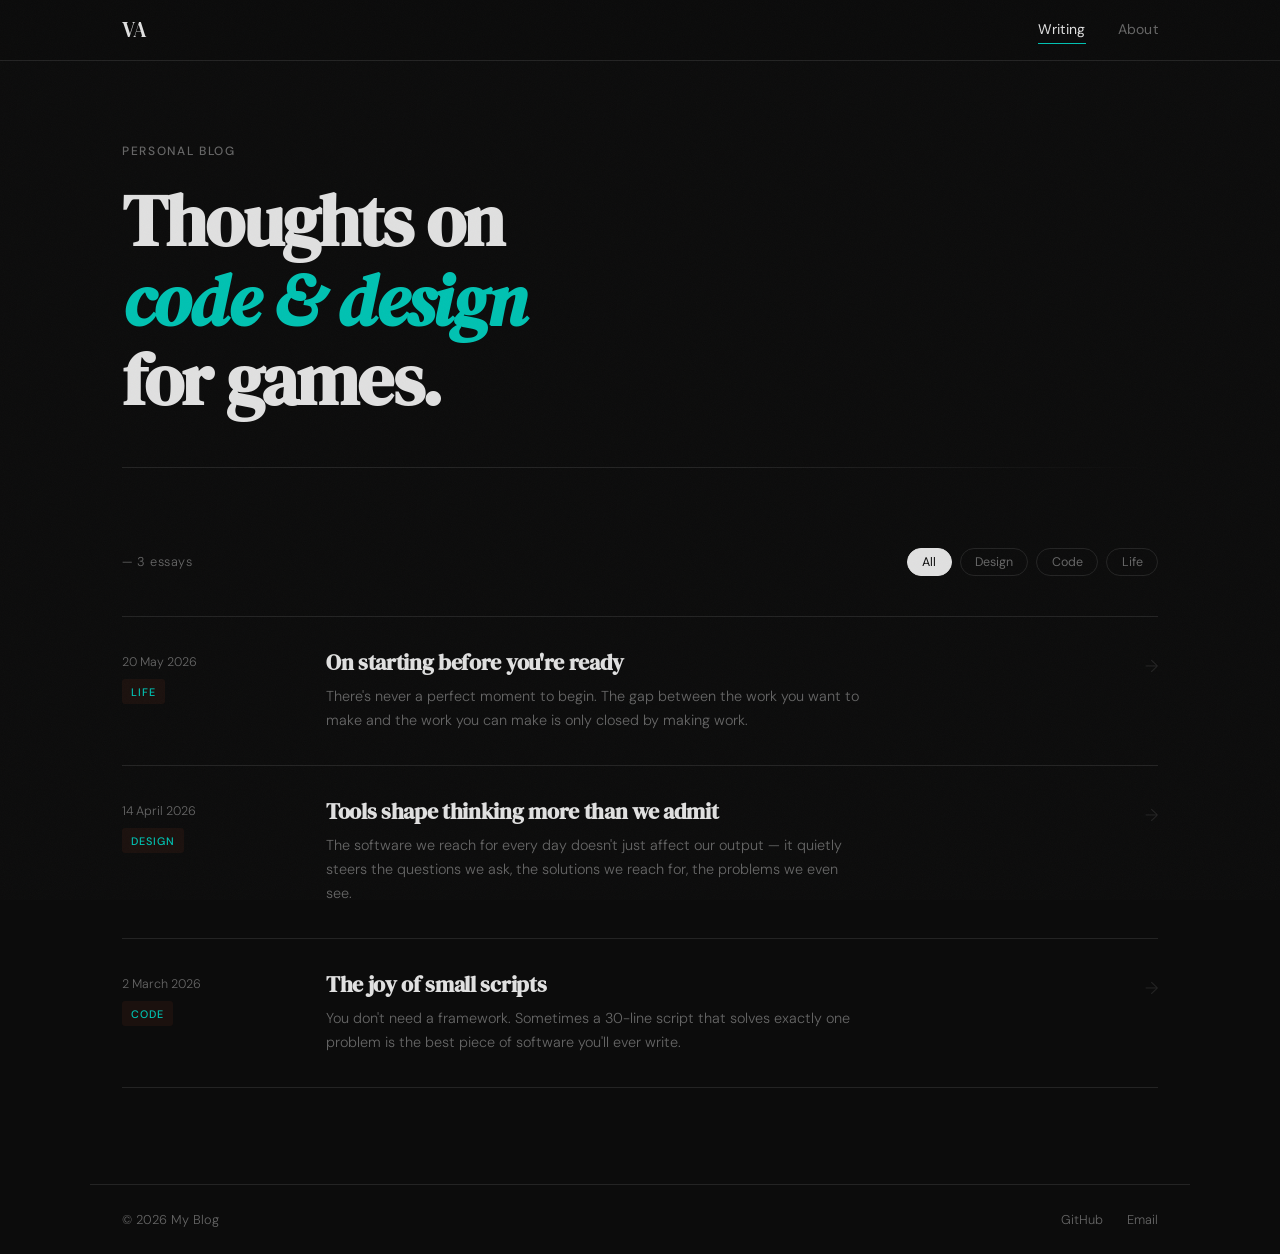
<file: index.html>
<!DOCTYPE html>
<html lang="en">
<head>
  <meta charset="UTF-8" />
  <meta name="viewport" content="width=device-width, initial-scale=1.0" />
  <title>The Blog</title>
  <link rel="preconnect" href="https://fonts.googleapis.com" />
  <link rel="preconnect" href="https://fonts.gstatic.com" crossorigin />
  <link href="https://fonts.googleapis.com/css2?family=DM+Serif+Display:ital@0;1&family=DM+Sans:ital,opsz,wght@0,9..40,300;0,9..40,400;0,9..40,500;1,9..40,300&display=swap" rel="stylesheet" />
  <link rel="stylesheet" href="assets/css/style.css" />
</head>
<body>

  <div class="noise"></div>

  <header class="site-header">
    <nav class="nav">
      <a href="index.html" class="nav-logo">VA</a>
      <div class="nav-links">
        <a href="index.html" class="active">Writing</a>
        <a href="about.html">About</a>
      </div>
    </nav>
  </header>

  <main>
    <section class="hero">
      <div class="hero-label">Personal blog</div>
      <h1 class="hero-title">Thoughts on<br /><em>code & design</em><br /> for games.</h1>
      <div class="hero-line"></div>
    </section>

    <section class="posts-section">
      <div class="posts-header">
        <span class="posts-count" id="posts-count">— 3 essays</span>
        <div class="filter-tags">
          <button class="tag active" data-tag="all">All</button>
          <button class="tag" data-tag="design">Design</button>
          <button class="tag" data-tag="code">Code</button>
          <button class="tag" data-tag="life">Life</button>
        </div>
      </div>

      <div class="posts-list" id="posts-list">
        <!-- Posts injected by JS -->
      </div>
    </section>
  </main>

  <footer class="site-footer">
    <span>© 2026 My Blog</span>
    <div class="footer-links">
      <a href="https://github.com/yourusername" target="_blank">GitHub</a>
      <a href="mailto:you@email.com">Email</a>
    </div>
  </footer>

  <script src="assets/js/posts.js"></script>
  <script src="assets/js/main.js"></script>
</body>
</html>
</file>
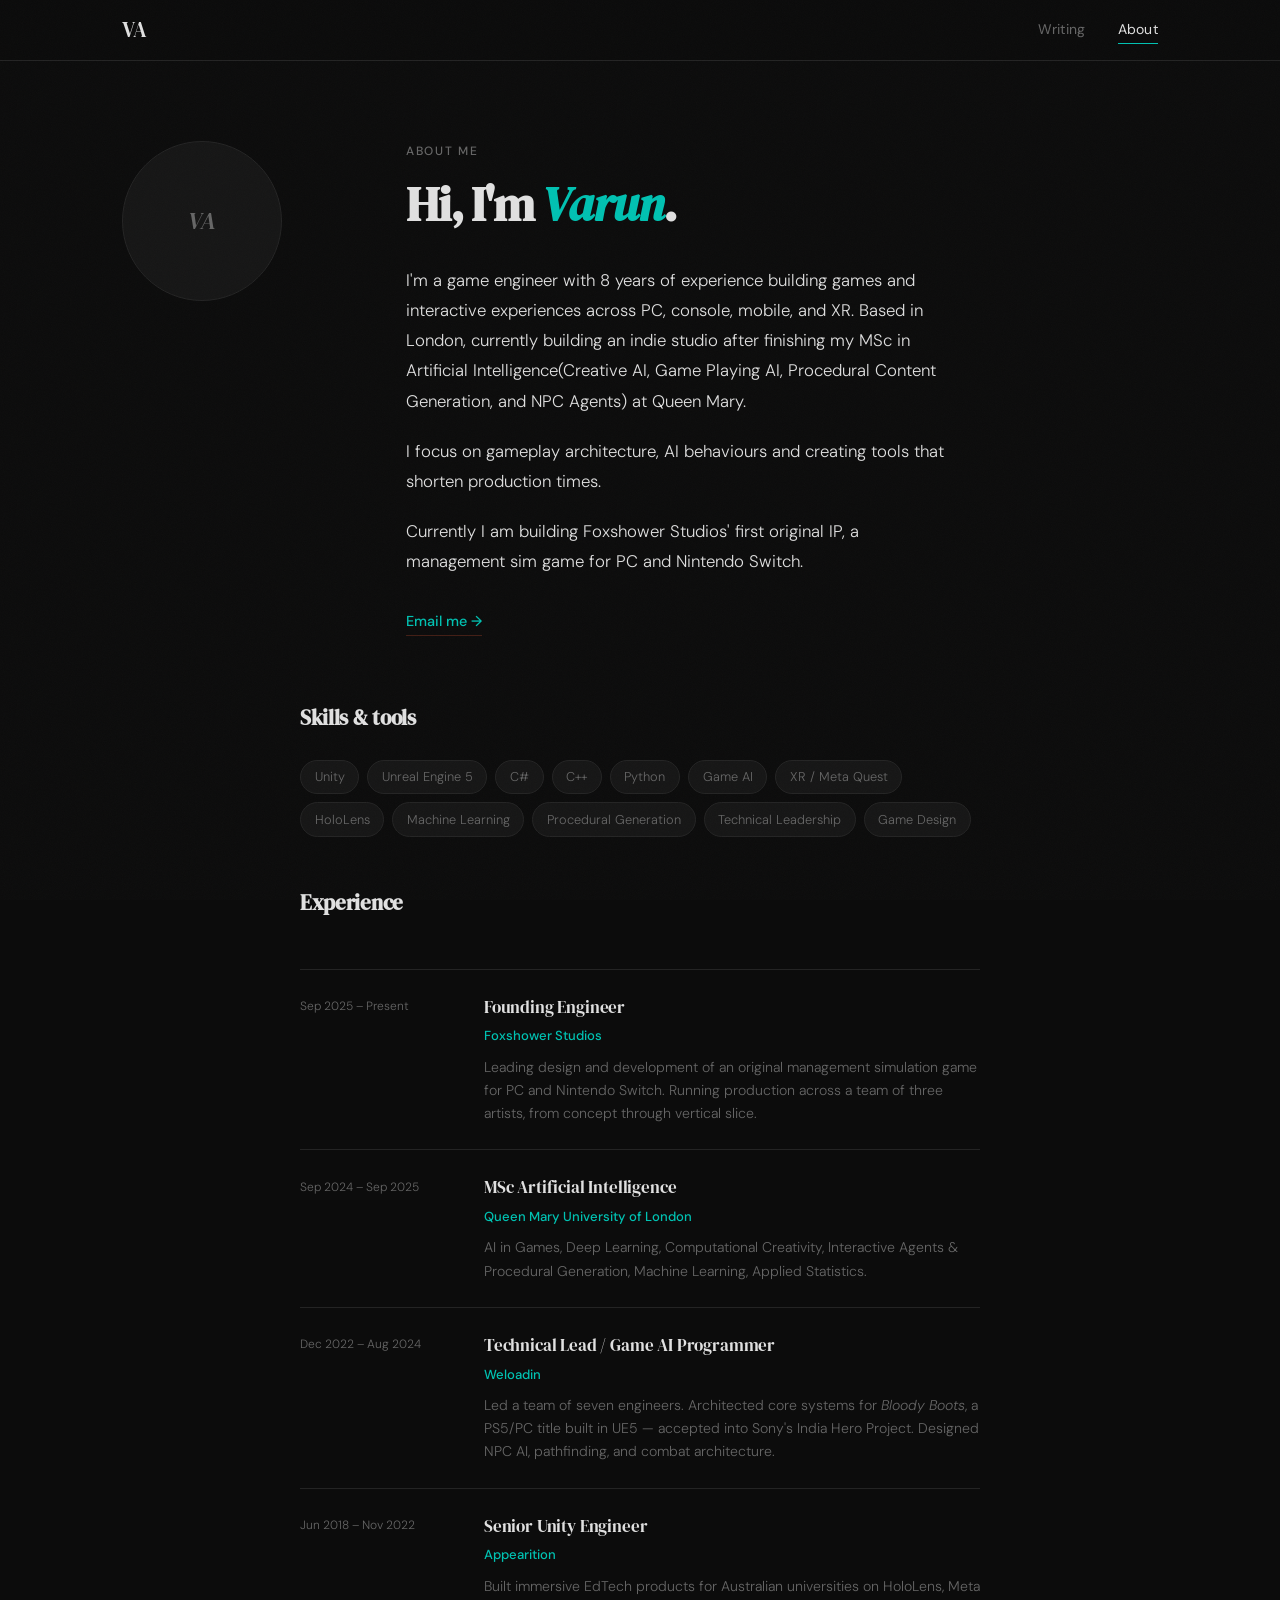
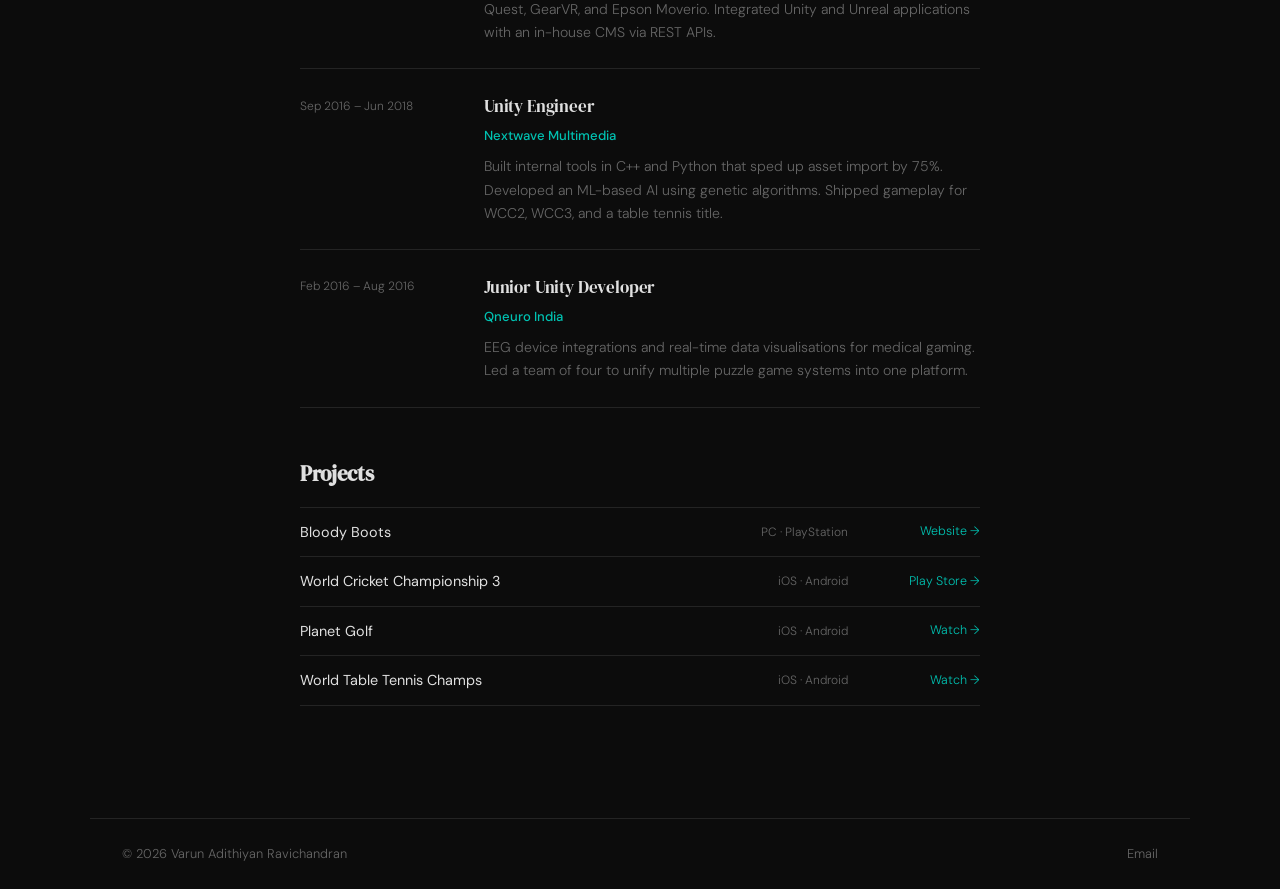
<file: about.html>
<!DOCTYPE html>
<html lang="en">
<head>
  <meta charset="UTF-8" />
  <meta name="viewport" content="width=device-width, initial-scale=1.0" />
  <title>About — Varun Adithiyan Ravichandran</title>
  <link rel="preconnect" href="https://fonts.googleapis.com" />
  <link rel="preconnect" href="https://fonts.gstatic.com" crossorigin />
  <link href="https://fonts.googleapis.com/css2?family=DM+Serif+Display:ital@0;1&family=DM+Sans:ital,opsz,wght@0,9..40,300;0,9..40,400;0,9..40,500;1,9..40,300&display=swap" rel="stylesheet" />
  <link rel="stylesheet" href="assets/css/style.css" />
  <style>
    .timeline { margin: 3rem 0; }
    .timeline-item {
      display: grid;
      grid-template-columns: 160px 1fr;
      gap: 1.5rem;
      padding: 1.5rem 0;
      border-bottom: 1px solid var(--border);
      animation: fadeUp 0.5s ease both;
    }
    .timeline-item:first-child { border-top: 1px solid var(--border); }
    .timeline-period {
      font-size: 0.75rem;
      color: var(--ink-muted);
      padding-top: 0.2rem;
      line-height: 1.5;
    }
    .timeline-role {
      font-family: var(--font-display);
      font-size: 1.05rem;
      letter-spacing: -0.01em;
      margin-bottom: 0.2rem;
    }
    .timeline-company {
      font-size: 0.82rem;
      color: var(--accent);
      font-weight: 500;
      margin-bottom: 0.5rem;
    }
    .timeline-desc {
      font-size: 0.88rem;
      color: var(--ink-muted);
      line-height: 1.65;
    }
    .skills-grid {
      display: flex;
      flex-wrap: wrap;
      gap: 0.5rem;
      margin: 1.5rem 0;
    }
    .skill-pill {
      background: var(--surface);
      border: 1px solid var(--border);
      padding: 0.35rem 0.85rem;
      border-radius: 100px;
      font-size: 0.8rem;
      color: var(--ink-muted);
    }
    .about-section-title {
      font-family: var(--font-display);
      font-size: 1.3rem;
      letter-spacing: -0.015em;
      margin: 3rem 0 0.5rem;
      color: var(--ink);
    }
    .project-list { margin: 1rem 0; list-style: none; padding: 0; }
.project-list li {
  padding: 0.75rem 0;
  border-bottom: 1px solid var(--border);
  display: grid;
  grid-template-columns: 1fr auto auto;
  align-items: center;
  gap: 2rem;
  font-size: 0.9rem;
}
    .project-list li:first-child { border-top: 1px solid var(--border); }
    .project-name { font-weight: 400; color: var(--ink); }
    .project-platform { font-size: 0.75rem; color: var(--ink-muted); }
    .project-link { font-size: 0.78rem; color: var(--accent); width: 100px; text-align: right; }
    .project-link:hover { text-decoration: underline; }
    @media (max-width: 600px) {
      .timeline-item { grid-template-columns: 1fr; gap: 0.4rem; }
    }
  </style>
</head>
<body>

  <div class="noise"></div>

  <header class="site-header">
    <nav class="nav">
      <a href="index.html" class="nav-logo">VA</a>
      <div class="nav-links">
        <a href="index.html">Writing</a>
        <a href="about.html" class="active">About</a>
      </div>
    </nav>
  </header>

  <main>
    <section class="about-section">
      <div class="about-grid">
        <div class="about-left">
          <div class="about-avatar">
            <div class="avatar-placeholder">
              <span>VA</span>
            </div>
          </div>
        </div>
        <div class="about-right">
          <p class="about-label">About me</p>
          <h1 class="about-title">Hi, I'm <em>Varun</em>.</h1>
          <div class="about-body">
            <p>I'm a game engineer with 8 years of experience building games and interactive experiences across PC, console, mobile, and XR. Based in London, currently building an indie studio after finishing my MSc in Artificial Intelligence(Creative AI, Game Playing AI, Procedural Content Generation, and NPC Agents) at Queen Mary.</p>
            <p>I focus on gameplay architecture, AI behaviours and creating tools that shorten production times.
            <p>Currently I am building Foxshower Studios' first original IP, a management sim game for PC and Nintendo Switch.</p>
          </div>
          <div class="about-links">
            <a href="mailto:vadithiyan@gmail.com" class="about-link">Email me →</a>
          </div>
        </div>
      </div>

      <!-- SKILLS -->
      <div style="max-width: 680px; margin: 0 auto; padding-top: 1rem;">
        <h2 class="about-section-title">Skills & tools</h2>
        <div class="skills-grid">
          <span class="skill-pill">Unity</span>
          <span class="skill-pill">Unreal Engine 5</span>
          <span class="skill-pill">C#</span>
          <span class="skill-pill">C++</span>
          <span class="skill-pill">Python</span>
          <span class="skill-pill">Game AI</span>
          <span class="skill-pill">XR / Meta Quest</span>
          <span class="skill-pill">HoloLens</span>
          <span class="skill-pill">Machine Learning</span>
          <span class="skill-pill">Procedural Generation</span>
          <span class="skill-pill">Technical Leadership</span>
          <span class="skill-pill">Game Design</span>
        </div>

        <!-- EXPERIENCE TIMELINE -->
        <h2 class="about-section-title">Experience</h2>
        <div class="timeline">

          <div class="timeline-item">
            <div class="timeline-period">Sep 2025 – Present</div>
            <div>
              <div class="timeline-role">Founding Engineer</div>
              <div class="timeline-company">Foxshower Studios</div>
              <div class="timeline-desc">Leading design and development of an original management simulation game for PC and Nintendo Switch. Running production across a team of three artists, from concept through vertical slice.</div>
            </div>
          </div>

          <div class="timeline-item">
            <div class="timeline-period">Sep 2024 – Sep 2025</div>
            <div>
              <div class="timeline-role">MSc Artificial Intelligence</div>
              <div class="timeline-company">Queen Mary University of London</div>
              <div class="timeline-desc">AI in Games, Deep Learning, Computational Creativity, Interactive Agents & Procedural Generation, Machine Learning, Applied Statistics.</div>
            </div>
          </div>

          <div class="timeline-item">
            <div class="timeline-period">Dec 2022 – Aug 2024</div>
            <div>
              <div class="timeline-role">Technical Lead / Game AI Programmer</div>
              <div class="timeline-company">Weloadin</div>
              <div class="timeline-desc">Led a team of seven engineers. Architected core systems for <em>Bloody Boots</em>, a PS5/PC title built in UE5 — accepted into Sony's India Hero Project. Designed NPC AI, pathfinding, and combat architecture.</div>
            </div>
          </div>

          <div class="timeline-item">
            <div class="timeline-period">Jun 2018 – Nov 2022</div>
            <div>
              <div class="timeline-role">Senior Unity Engineer</div>
              <div class="timeline-company">Appearition</div>
              <div class="timeline-desc">Built immersive EdTech products for Australian universities on HoloLens, Meta Quest, GearVR, and Epson Moverio. Integrated Unity and Unreal applications with an in-house CMS via REST APIs.</div>
            </div>
          </div>

          <div class="timeline-item">
            <div class="timeline-period">Sep 2016 – Jun 2018</div>
            <div>
              <div class="timeline-role">Unity Engineer</div>
              <div class="timeline-company">Nextwave Multimedia</div>
              <div class="timeline-desc">Built internal tools in C++ and Python that sped up asset import by 75%. Developed an ML-based AI using genetic algorithms. Shipped gameplay for WCC2, WCC3, and a table tennis title.</div>
            </div>
          </div>

          <div class="timeline-item">
            <div class="timeline-period">Feb 2016 – Aug 2016</div>
            <div>
              <div class="timeline-role">Junior Unity Developer</div>
              <div class="timeline-company">Qneuro India</div>
              <div class="timeline-desc">EEG device integrations and real-time data visualisations for medical gaming. Led a team of four to unify multiple puzzle game systems into one platform.</div>
            </div>
          </div>

        </div>

        <!-- PROJECTS -->
        <h2 class="about-section-title">Projects</h2>
        <ul class="project-list">
          <li>
            <span class="project-name">Bloody Boots</span>
            <span class="project-platform">PC · PlayStation</span>
            <a class="project-link" href="https://www.bloodyboots.game/" target="_blank">Website →</a>
          </li>
          <li>
            <span class="project-name">World Cricket Championship 3</span>
            <span class="project-platform">iOS · Android</span>
            <a class="project-link" href="https://play.google.com/store/apps/details?id=com.nextwave.wcc3" target="_blank">Play Store →</a>
          </li>
          <li>
            <span class="project-name">Planet Golf</span>
            <span class="project-platform">iOS · Android</span>
            <a class="project-link" href="https://www.youtube.com/watch?v=3jtar2fa_TI" target="_blank">Watch →</a>
          </li>
          <li>
            <span class="project-name">World Table Tennis Champs</span>
            <span class="project-platform">iOS · Android</span>
            <a class="project-link" href="https://www.youtube.com/watch?v=2P_TjALVZAg" target="_blank">Watch →</a>
          </li>
        </ul>

      </div>
    </section>
  </main>

  <footer class="site-footer">
    <span>© 2026 Varun Adithiyan Ravichandran</span>
    <div class="footer-links">
      <a href="mailto:vadithiyan@gmail.com">Email</a>
    </div>
  </footer>

</body>
</html>
</file>
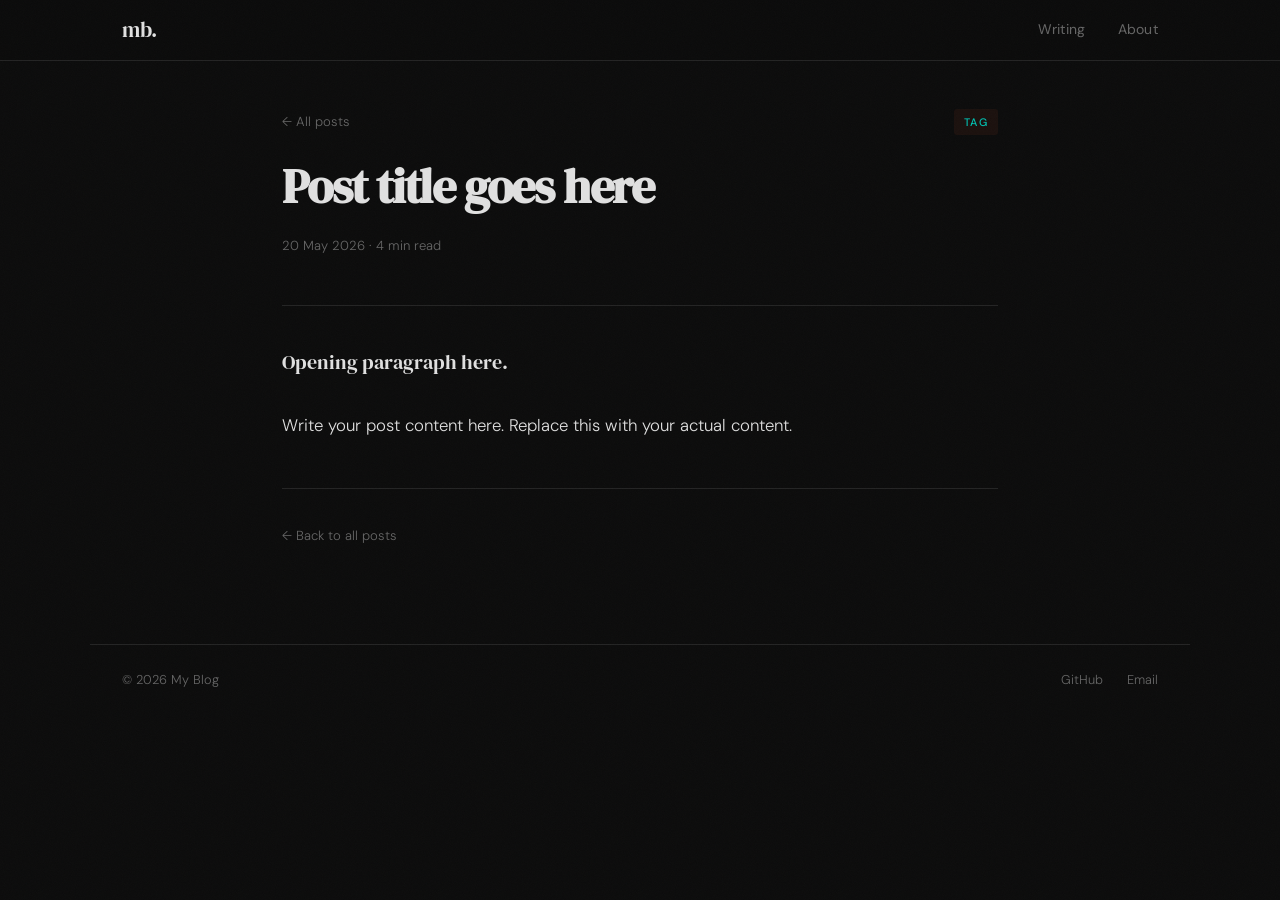
<file: posts/on-starting.html>
<!DOCTYPE html>
<html lang="en">
<head>
  <meta charset="UTF-8" />
  <meta name="viewport" content="width=device-width, initial-scale=1.0" />
  <title>Post — The Blog</title>
  <link rel="preconnect" href="https://fonts.googleapis.com" />
  <link rel="preconnect" href="https://fonts.gstatic.com" crossorigin />
  <link href="https://fonts.googleapis.com/css2?family=DM+Serif+Display:ital@0;1&family=DM+Sans:ital,opsz,wght@0,9..40,300;0,9..40,400;0,9..40,500;1,9..40,300&display=swap" rel="stylesheet" />
  <link rel="stylesheet" href="../assets/css/style.css" />
</head>
<body>
  <div class="noise"></div>
  <header class="site-header">
    <nav class="nav">
      <a href="../index.html" class="nav-logo">mb.</a>
      <div class="nav-links">
        <a href="../index.html">Writing</a>
        <a href="../about.html">About</a>
      </div>
    </nav>
  </header>
  <main>
    <article class="post-article">
      <header class="post-header">
        <div class="post-meta-top">
          <a href="../index.html" class="back-link">← All posts</a>
          <span class="post-tag-label">Tag</span>
        </div>
        <h1 class="post-title">Post title goes here</h1>
        <div class="post-byline">
          <span class="post-date">20 May 2026</span>
          <span class="post-read">· 4 min read</span>
        </div>
      </header>
      <div class="post-body">
        <p class="post-lead">Opening paragraph here.</p>
        <p>Write your post content here. Replace this with your actual content.</p>
      </div>
      <footer class="post-footer">
        <a href="../index.html" class="back-link">← Back to all posts</a>
      </footer>
    </article>
  </main>
  <footer class="site-footer">
    <span>© 2026 My Blog</span>
    <div class="footer-links">
      <a href="https://github.com/yourusername" target="_blank">GitHub</a>
      <a href="mailto:you@email.com">Email</a>
    </div>
  </footer>
</body>
</html>
</file>
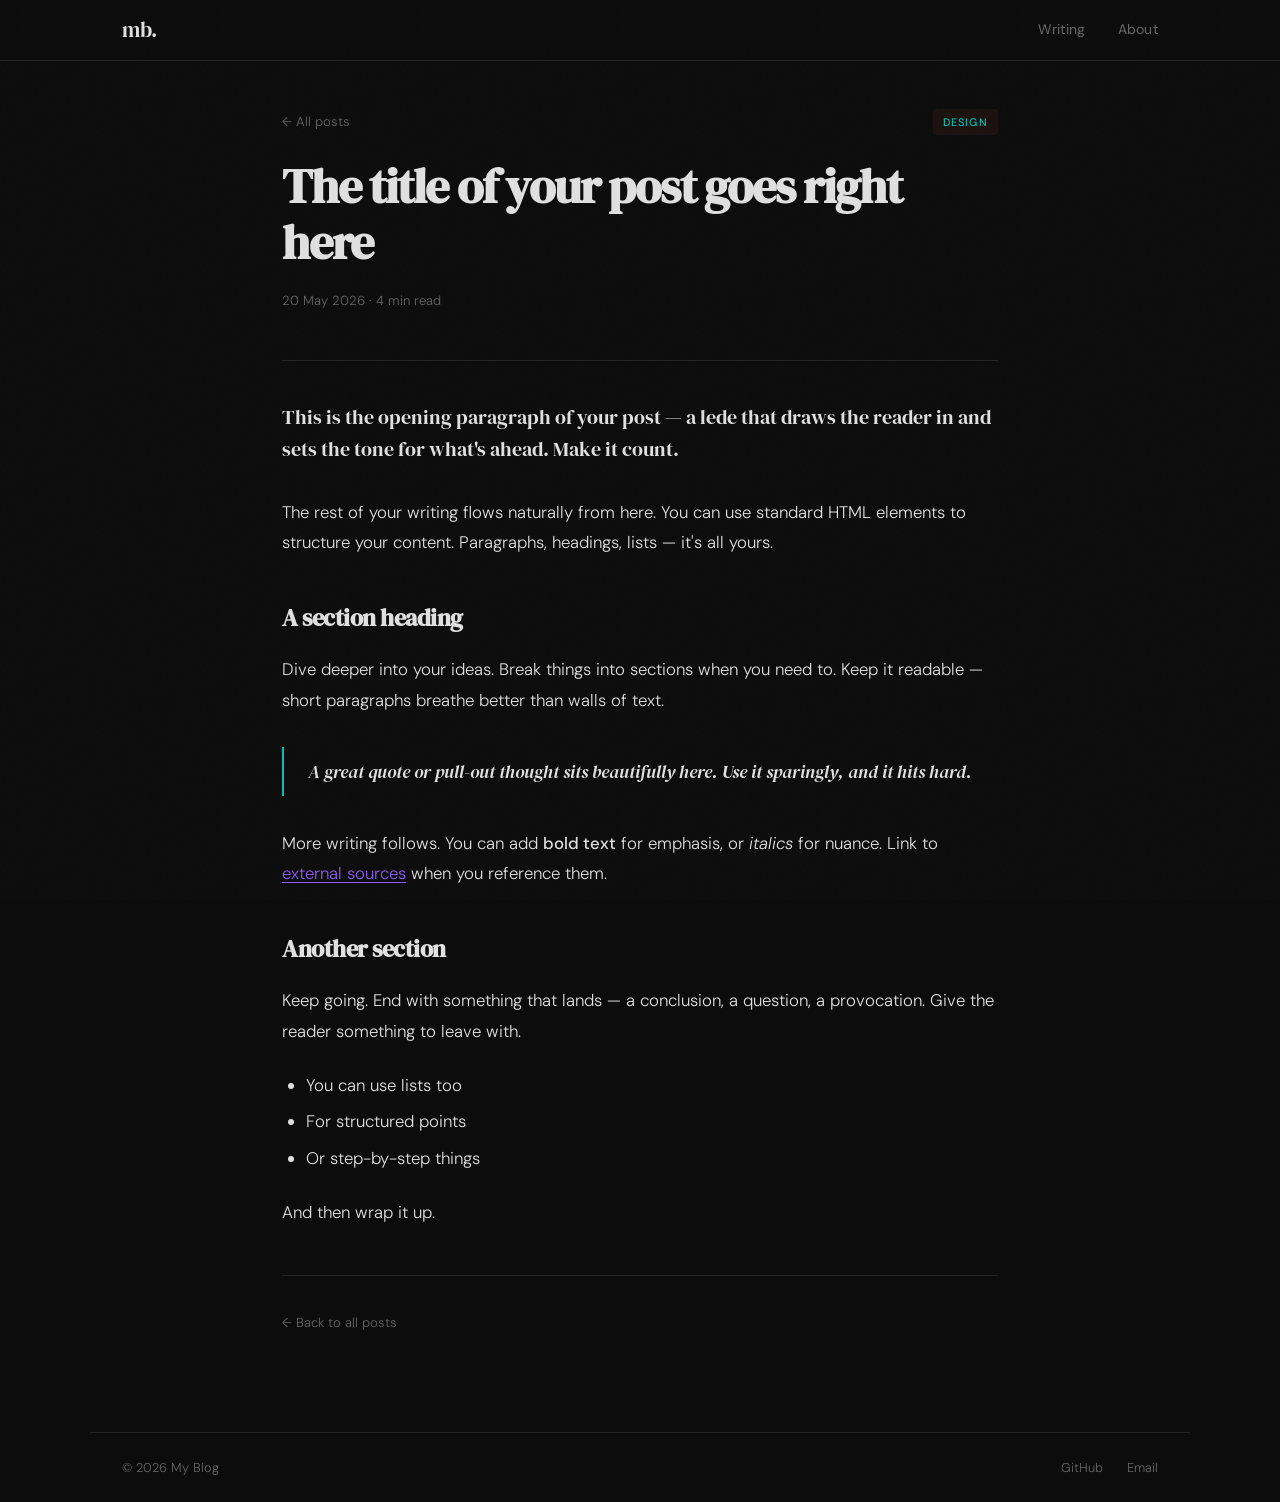
<file: posts/post-template.html>
<!DOCTYPE html>
<html lang="en">
<head>
  <meta charset="UTF-8" />
  <meta name="viewport" content="width=device-width, initial-scale=1.0" />
  <title>Post Title — The Blog</title>
  <link rel="preconnect" href="https://fonts.googleapis.com" />
  <link rel="preconnect" href="https://fonts.gstatic.com" crossorigin />
  <link href="https://fonts.googleapis.com/css2?family=DM+Serif+Display:ital@0;1&family=DM+Sans:ital,opsz,wght@0,9..40,300;0,9..40,400;0,9..40,500;1,9..40,300&display=swap" rel="stylesheet" />
  <link rel="stylesheet" href="../assets/css/style.css" />
</head>
<body>

  <div class="noise"></div>

  <header class="site-header">
    <nav class="nav">
      <a href="../index.html" class="nav-logo">mb.</a>
      <div class="nav-links">
        <a href="../index.html">Writing</a>
        <a href="../about.html">About</a>
      </div>
    </nav>
  </header>

  <main>
    <article class="post-article">
      <header class="post-header">
        <div class="post-meta-top">
          <a href="../index.html" class="back-link">← All posts</a>
          <span class="post-tag-label">Design</span>
        </div>
        <h1 class="post-title">The title of your post goes right here</h1>
        <div class="post-byline">
          <span class="post-date">20 May 2026</span>
          <span class="post-read">· 4 min read</span>
        </div>
      </header>

      <div class="post-body">
        <p class="post-lead">This is the opening paragraph of your post — a lede that draws the reader in and sets the tone for what's ahead. Make it count.</p>

        <p>The rest of your writing flows naturally from here. You can use standard HTML elements to structure your content. Paragraphs, headings, lists — it's all yours.</p>

        <h2>A section heading</h2>

        <p>Dive deeper into your ideas. Break things into sections when you need to. Keep it readable — short paragraphs breathe better than walls of text.</p>

        <blockquote>
          <p>A great quote or pull-out thought sits beautifully here. Use it sparingly, and it hits hard.</p>
        </blockquote>

        <p>More writing follows. You can add <strong>bold text</strong> for emphasis, or <em>italics</em> for nuance. Link to <a href="#">external sources</a> when you reference them.</p>

        <h2>Another section</h2>

        <p>Keep going. End with something that lands — a conclusion, a question, a provocation. Give the reader something to leave with.</p>

        <ul>
          <li>You can use lists too</li>
          <li>For structured points</li>
          <li>Or step-by-step things</li>
        </ul>

        <p>And then wrap it up.</p>
      </div>

      <footer class="post-footer">
        <div class="post-footer-inner">
          <a href="../index.html" class="back-link">← Back to all posts</a>
        </div>
      </footer>
    </article>
  </main>

  <footer class="site-footer">
    <span>© 2026 My Blog</span>
    <div class="footer-links">
      <a href="https://github.com/yourusername" target="_blank">GitHub</a>
      <a href="mailto:you@email.com">Email</a>
    </div>
  </footer>

</body>
</html>
</file>
<file: assets/css/style.css>
/* ============================================================
   RESET & BASE
   ============================================================ */
*, *::before, *::after { box-sizing: border-box; margin: 0; padding: 0; }

:root {
    --bg: #0C0C0C;
    --ink: #E0E0E0;
    --ink-muted: #666666;
    --accent: #00C2B2;
    --accent-2: #8B5CF6;
    --surface: #161616;
    --border: #242424;
    --font-display: 'DM Serif Display', Georgia, serif;
    --font-body: 'DM Sans', system-ui, sans-serif;
    --max-w: 780px;
    --max-w-wide: 1100px;
}

html { font-size: 16px; scroll-behavior: smooth; }

body {
  background: var(--bg);
  color: var(--ink);
  font-family: var(--font-body);
  font-weight: 300;
  line-height: 1.7;
  min-height: 100vh;
  display: flex;
  flex-direction: column;
  -webkit-font-smoothing: antialiased;
}

a { color: inherit; text-decoration: none; }

/* ============================================================
   NOISE TEXTURE OVERLAY
   ============================================================ */
.noise {
  pointer-events: none;
  position: fixed;
  inset: 0;
  z-index: 100;
  opacity: 0.025;
  background-image: url("data:image/svg+xml,%3Csvg viewBox='0 0 256 256' xmlns='http://www.w3.org/2000/svg'%3E%3Cfilter id='noise'%3E%3CfeTurbulence type='fractalNoise' baseFrequency='0.9' numOctaves='4' stitchTiles='stitch'/%3E%3C/filter%3E%3Crect width='100%25' height='100%25' filter='url(%23noise)'/%3E%3C/svg%3E");
  background-size: 200px 200px;
}

/* ============================================================
   NAVIGATION
   ============================================================ */
.site-header {
    position: sticky;
    top: 0;
    z-index: 50;
    background: rgba(12, 12, 12, 0.88);
    backdrop-filter: blur(12px);
    -webkit-backdrop-filter: blur(12px);
    border-bottom: 1px solid var(--border);
}

.nav {
  max-width: var(--max-w-wide);
  margin: 0 auto;
  padding: 0 2rem;
  height: 60px;
  display: flex;
  align-items: center;
  justify-content: space-between;
}

.nav-logo {
  font-family: var(--font-display);
  font-size: 1.3rem;
  color: var(--ink);
  letter-spacing: -0.02em;
  transition: color 0.2s;
}
.nav-logo:hover { color: var(--accent); }

.nav-links {
  display: flex;
  gap: 2rem;
}

.nav-links a {
  font-size: 0.875rem;
  font-weight: 400;
  color: var(--ink-muted);
  letter-spacing: 0.02em;
  transition: color 0.2s;
  position: relative;
}
.nav-links a::after {
  content: '';
  position: absolute;
  bottom: -2px;
  left: 0; right: 0;
  height: 1px;
  background: var(--accent);
  transform: scaleX(0);
  transform-origin: left;
  transition: transform 0.25s ease;
}
.nav-links a:hover, .nav-links a.active { color: var(--ink); }
.nav-links a.active::after, .nav-links a:hover::after { transform: scaleX(1); }

/* ============================================================
   HERO
   ============================================================ */
.hero {
  max-width: var(--max-w-wide);
  margin: 0 auto;
  padding: 5rem 2rem 3rem;
  animation: fadeUp 0.6s ease both;
}

.hero-label {
  font-size: 0.75rem;
  font-weight: 500;
  letter-spacing: 0.14em;
  text-transform: uppercase;
  color: var(--ink-muted);
  margin-bottom: 1.25rem;
}

.hero-title {
  font-family: var(--font-display);
  font-size: clamp(2.5rem, 6vw, 4.5rem);
  line-height: 1.1;
  letter-spacing: -0.025em;
  color: var(--ink);
  max-width: 640px;
}

.hero-title em {
  font-style: italic;
  color: var(--accent);
}

.hero-line {
  margin-top: 3rem;
  height: 1px;
  background: linear-gradient(to right, var(--border) 60%, transparent);
}

/* ============================================================
   POSTS LIST
   ============================================================ */
.posts-section {
  max-width: var(--max-w-wide);
  margin: 0 auto;
  padding: 2rem 2rem 6rem;
  flex: 1;
}

.posts-header {
  display: flex;
  align-items: center;
  justify-content: space-between;
  margin-bottom: 2.5rem;
  flex-wrap: wrap;
  gap: 1rem;
}

.posts-count {
  font-size: 0.8rem;
  color: var(--ink-muted);
  letter-spacing: 0.04em;
}

.filter-tags {
  display: flex;
  gap: 0.5rem;
}

.tag {
  background: none;
  border: 1px solid var(--border);
  border-radius: 100px;
  padding: 0.3rem 0.9rem;
  font-family: var(--font-body);
  font-size: 0.78rem;
  font-weight: 400;
  color: var(--ink-muted);
  cursor: pointer;
  transition: all 0.2s;
}
.tag:hover { border-color: var(--ink-muted); color: var(--ink); }
.tag.active {
  background: var(--ink);
  border-color: var(--ink);
  color: var(--bg);
}

/* Post items */
.post-item {
  display: grid;
  grid-template-columns: 180px 1fr auto;
  align-items: start;
  gap: 1.5rem;
  padding: 2rem 0;
  border-bottom: 1px solid var(--border);
  transition: background 0.2s;
  cursor: pointer;
  animation: fadeUp 0.5s ease both;
  position: relative;
}

.post-item:first-child { border-top: 1px solid var(--border); }

.post-item:hover .post-item-title { color: var(--accent); }
.post-item:hover .post-item-arrow { transform: translateX(4px); color: var(--accent); }

.post-item-meta {
  padding-top: 0.2rem;
  display: flex;
  flex-direction: column;
  gap: 0.4rem;
}

.post-item-date {
  font-size: 0.78rem;
  color: var(--ink-muted);
  font-weight: 300;
}

.post-item-tag {
  display: inline-block;
  font-size: 0.68rem;
  font-weight: 500;
  letter-spacing: 0.1em;
  text-transform: uppercase;
  color: var(--accent);
  background: rgba(196, 75, 43, 0.08);
  padding: 0.2rem 0.55rem;
  border-radius: 3px;
  width: fit-content;
}

.post-item-title {
  font-family: var(--font-display);
  font-size: 1.35rem;
  line-height: 1.25;
  letter-spacing: -0.015em;
  color: var(--ink);
  margin-bottom: 0.6rem;
  transition: color 0.2s;
}

.post-item-excerpt {
  font-size: 0.9rem;
  color: var(--ink-muted);
  line-height: 1.65;
  max-width: 540px;
}

.post-item-arrow {
  font-size: 1.1rem;
  color: var(--border);
  margin-top: 0.2rem;
  transition: transform 0.2s, color 0.2s;
  flex-shrink: 0;
}

/* ============================================================
   POST ARTICLE
   ============================================================ */
.post-article {
  max-width: var(--max-w);
  margin: 0 auto;
  padding: 3rem 2rem 6rem;
  animation: fadeUp 0.6s ease both;
}

.post-header {
  margin-bottom: 3rem;
}

.post-meta-top {
  display: flex;
  align-items: center;
  justify-content: space-between;
  margin-bottom: 1.5rem;
}

.back-link {
  font-size: 0.82rem;
  color: var(--ink-muted);
  transition: color 0.2s;
}
.back-link:hover { color: var(--accent); }

.post-tag-label {
  font-size: 0.68rem;
  font-weight: 500;
  letter-spacing: 0.1em;
  text-transform: uppercase;
  color: var(--accent);
  background: rgba(196, 75, 43, 0.08);
  padding: 0.25rem 0.65rem;
  border-radius: 3px;
}

.post-title {
  font-family: var(--font-display);
  font-size: clamp(2rem, 5vw, 3rem);
  line-height: 1.15;
  letter-spacing: -0.025em;
  color: var(--ink);
  margin-bottom: 1.25rem;
}

.post-byline {
  font-size: 0.82rem;
  color: var(--ink-muted);
}

/* Article body */
.post-body {
  border-top: 1px solid var(--border);
  padding-top: 2.5rem;
}

.post-body p { margin-bottom: 1.5rem; font-size: 1.05rem; line-height: 1.8; }

.post-lead {
  font-family: var(--font-display);
  font-size: 1.25rem !important;
  line-height: 1.6 !important;
  color: var(--ink);
  margin-bottom: 2rem !important;
}

.post-body h2 {
  font-family: var(--font-display);
  font-size: 1.5rem;
  letter-spacing: -0.02em;
  margin: 2.5rem 0 1rem;
  color: var(--ink);
}

.post-body h3 {
  font-size: 1rem;
  font-weight: 500;
  letter-spacing: 0.05em;
  text-transform: uppercase;
  margin: 2rem 0 0.75rem;
  color: var(--ink-muted);
}

.post-body blockquote {
  border-left: 2px solid var(--accent);
  margin: 2rem 0;
  padding: 0.5rem 0 0.5rem 1.5rem;
}
.post-body blockquote p {
  font-family: var(--font-display);
  font-style: italic;
  font-size: 1.15rem !important;
  color: var(--ink);
  margin: 0 !important;
}

.post-body a { color: var(--accent-2); text-decoration: underline; text-underline-offset: 3px; }
.post-body a:hover { color: var(--accent); }

.post-body ul, .post-body ol {
  padding-left: 1.5rem;
  margin-bottom: 1.5rem;
}
.post-body li { margin-bottom: 0.4rem; font-size: 1.05rem; line-height: 1.8; }

.post-body strong { font-weight: 500; }

.post-body code {
  background: var(--surface);
  border: 1px solid var(--border);
  padding: 0.15em 0.4em;
  border-radius: 4px;
  font-size: 0.88em;
  font-family: 'SF Mono', 'Fira Code', monospace;
}

.post-body pre {
  background: var(--ink);
  color: #E8E4DC;
  padding: 1.5rem;
  border-radius: 8px;
  overflow-x: auto;
  margin: 2rem 0;
}
.post-body pre code {
  background: none;
  border: none;
  padding: 0;
  color: inherit;
  font-size: 0.88rem;
}

.post-footer {
  margin-top: 3rem;
  padding-top: 2rem;
  border-top: 1px solid var(--border);
}

/* ============================================================
   ABOUT
   ============================================================ */
.about-section {
  max-width: var(--max-w-wide);
  margin: 0 auto;
  padding: 5rem 2rem 6rem;
  animation: fadeUp 0.6s ease both;
}

.about-grid {
  display: grid;
  grid-template-columns: 220px 1fr;
  gap: 4rem;
  align-items: start;
}

.avatar-placeholder {
  width: 160px;
  height: 160px;
  border-radius: 50%;
  background: var(--surface);
  border: 1px solid var(--border);
  display: flex;
  align-items: center;
  justify-content: center;
  font-family: var(--font-display);
  font-size: 1.5rem;
  color: var(--ink-muted);
  font-style: italic;
}

.about-label {
  font-size: 0.75rem;
  font-weight: 500;
  letter-spacing: 0.14em;
  text-transform: uppercase;
  color: var(--ink-muted);
  margin-bottom: 1rem;
}

.about-title {
  font-family: var(--font-display);
  font-size: clamp(2rem, 4vw, 3rem);
  letter-spacing: -0.025em;
  line-height: 1.15;
  margin-bottom: 2rem;
}
.about-title em { font-style: italic; color: var(--accent); }

.about-body p {
  font-size: 1.05rem;
  line-height: 1.8;
  color: var(--ink);
  margin-bottom: 1.25rem;
  max-width: 540px;
}

.about-links {
  display: flex;
  gap: 1.5rem;
  margin-top: 2rem;
}

.about-link {
  font-size: 0.9rem;
  font-weight: 500;
  color: var(--accent);
  border-bottom: 1px solid rgba(196, 75, 43, 0.3);
  padding-bottom: 2px;
  transition: border-color 0.2s;
}
.about-link:hover { border-color: var(--accent); }

/* ============================================================
   FOOTER
   ============================================================ */
.site-footer {
  border-top: 1px solid var(--border);
  padding: 1.5rem 2rem;
  max-width: var(--max-w-wide);
  width: 100%;
  margin: 0 auto;
  display: flex;
  align-items: center;
  justify-content: space-between;
  font-size: 0.8rem;
  color: var(--ink-muted);
}

.footer-links { display: flex; gap: 1.5rem; }
.footer-links a:hover { color: var(--ink); }

/* ============================================================
   ANIMATIONS
   ============================================================ */
@keyframes fadeUp {
  from { opacity: 0; transform: translateY(16px); }
  to   { opacity: 1; transform: translateY(0); }
}

/* ============================================================
   RESPONSIVE
   ============================================================ */
@media (max-width: 700px) {
  .post-item {
    grid-template-columns: 1fr;
    gap: 0.5rem;
  }
  .post-item-meta { flex-direction: row; align-items: center; gap: 0.75rem; }
  .post-item-arrow { display: none; }
  .about-grid { grid-template-columns: 1fr; gap: 2rem; }
  .hero-title { font-size: 2.2rem; }
  .posts-header { flex-direction: column; align-items: flex-start; }
}
</file>
